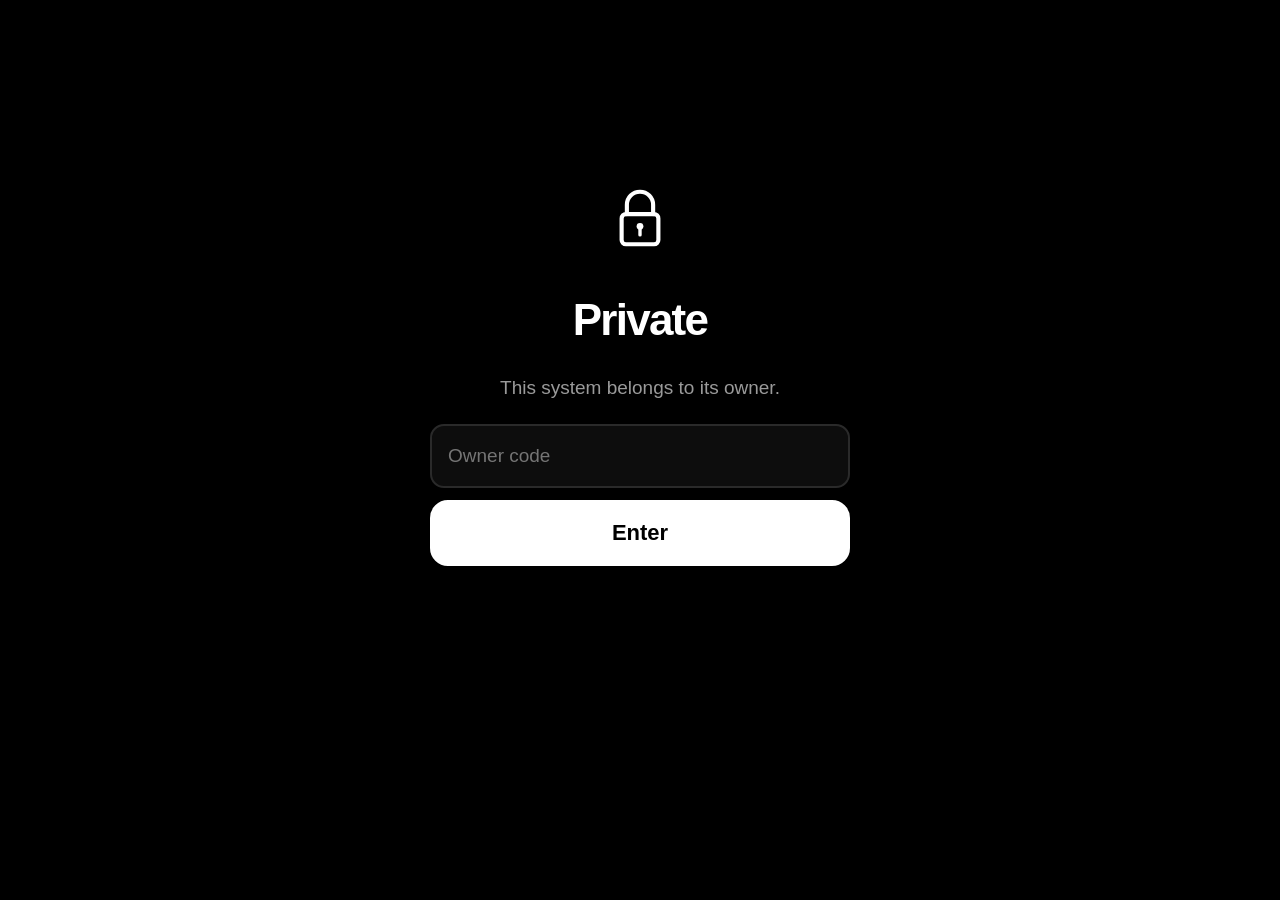
<file: index.html>
<!doctype html>
<html lang="en">
<head>
<meta charset="utf-8">
<title>Ghost + Lock</title>
<meta name="viewport" content="width=device-width, initial-scale=1, viewport-fit=cover">
<meta name="theme-color" content="#000000">
<meta http-equiv="Content-Security-Policy" content="default-src 'none'; script-src 'self'; style-src 'self' 'unsafe-inline'; img-src 'self' data:; connect-src 'self'; base-uri 'none'; form-action 'none'; object-src 'none'">
<meta name="robots" content="noindex, nofollow">
<link rel="stylesheet" href="shared/base.css">
</head>
<body>
<div class="app">

  <!-- GATE: nothing renders past this without the owner code -->
  <div id="gate">
    <div class="center" style="min-height:80vh">
      <svg viewBox="0 0 1024 1024" width="96" height="96" aria-hidden="true"><path d="M372 470 L 372 372 C 372 294, 434 232, 512 232 C 590 232, 652 294, 652 372 L 652 470" fill="none" stroke="#fff" stroke-width="44" stroke-linecap="round"/><rect x="316" y="470" width="392" height="322" rx="46" fill="none" stroke="#fff" stroke-width="44"/><circle cx="512" cy="600" r="36" fill="#fff"/><rect x="494" y="600" width="36" height="110" rx="18" fill="#fff"/></svg>
      <p class="huge" style="margin:0">Private</p>
      <p class="sub">This system belongs to its owner.</p>
      <div style="width:100%;max-width:420px">
        <input type="password" id="code" placeholder="Owner code" autocomplete="off" autocapitalize="characters">
        <button class="btn btn-primary" id="enter" style="justify-content:center">Enter</button>
        <p class="center-note" id="msg"></p>
      </div>
    </div>
  </div>

  <!-- MENU: hidden until the owner code checks out -->
  <div id="menu" hidden>
    <div style="text-align:center;margin:40px 0 10px">
      <p class="huge">Ghost + Lock</p>
      <p class="sub">Two apps. One job: make you hard to find and hard to hit.</p>
    </div>

    <a href="ghost/" style="text-decoration:none">
      <div class="btn"><span class="ico"><svg viewBox="0 0 1024 1024" width="34" height="34" aria-hidden="true"><path d="M512 208 C 372 208, 300 316, 300 452 L 300 792 C 300 812, 322 822, 338 808 L 392 762 C 404 752, 420 752, 432 762 L 486 808 C 498 818, 514 818, 526 808 L 580 762 C 592 752, 608 752, 620 762 L 674 808 C 690 822, 712 812, 712 792 L 712 452 C 712 316, 640 208, 512 208 Z" fill="none" stroke="#fff" stroke-width="44" stroke-linejoin="round"/><circle cx="440" cy="452" r="40" fill="#fff"/><circle cx="584" cy="452" r="40" fill="#fff"/></svg></span>
        <span class="txt">Ghost<br><span class="tiny">Clean up the past — erase your footprint</span></span>
        <span class="arrow">›</span></div>
    </a>

    <a href="lock/" style="text-decoration:none">
      <div class="btn"><span class="ico"><svg viewBox="0 0 1024 1024" width="34" height="34" aria-hidden="true"><path d="M372 470 L 372 372 C 372 294, 434 232, 512 232 C 590 232, 652 294, 652 372 L 652 470" fill="none" stroke="#fff" stroke-width="54" stroke-linecap="round"/><rect x="316" y="470" width="392" height="322" rx="46" fill="none" stroke="#fff" stroke-width="54"/><circle cx="512" cy="600" r="44" fill="#fff"/><rect x="490" y="600" width="44" height="120" rx="22" fill="#fff"/></svg></span>
        <span class="txt">Lock<br><span class="tiny">Protect the present — block what’s coming</span></span>
        <span class="arrow">›</span></div>
    </a>

    <div id="install">
      <div class="hr"></div>
      <div class="card">
        <h3>Put them on your phone &amp; Mac</h3>
        <p><b>iPhone:</b> open Ghost or Lock in Safari → tap the Share button → <b>Add to Home Screen</b>. Do it for each app. Real icon, full screen, works offline.</p>
        <p><b>Mac:</b> open the app in Safari → File menu → <b>Add to Dock</b>.</p>
        <p><b>Important:</b> set up the password <b>inside the installed app</b>, not in the Safari tab — installed apps keep their own separate storage. Each app has its own independent lock: two apps, two vaults, so a problem in one can never touch the other.</p>
      </div>
      <button class="btn btn-outline" id="hideInstall" style="justify-content:center">I’ve installed both — don’t show this again</button>
    </div>
  </div>

</div>

<script src="shared/owner.js"></script>
<script src="gate.js"></script>
</body>
</html>
</file>
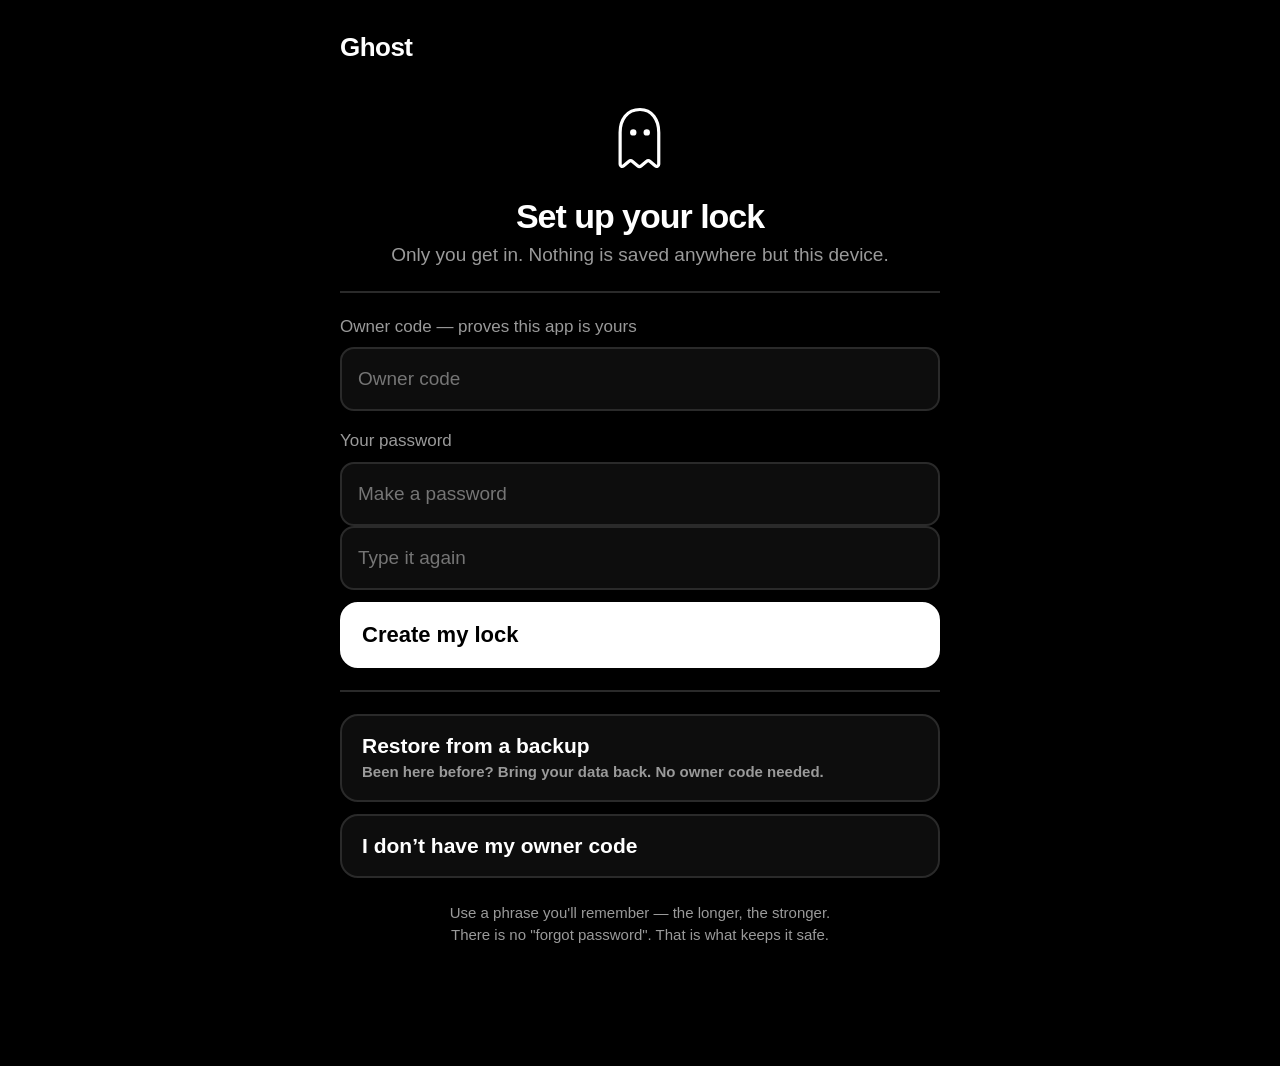
<file: ghost/index.html>
<!doctype html>
<html lang="en">
<head>
<meta charset="utf-8">
<title>Ghost</title>
<meta name="viewport" content="width=device-width, initial-scale=1, viewport-fit=cover, user-scalable=no">
<meta name="theme-color" content="#000000">
<meta http-equiv="Content-Security-Policy" content="default-src 'none'; script-src 'self'; style-src 'self' 'unsafe-inline'; img-src 'self' data:; connect-src 'self' https://gmail.googleapis.com https://oauth2.googleapis.com https://openidconnect.googleapis.com https://api.pwnedpasswords.com; manifest-src 'self'; worker-src 'self'; base-uri 'none'; form-action 'none'; object-src 'none'">
<meta name="robots" content="noindex, nofollow">
<meta name="apple-mobile-web-app-capable" content="yes">
<meta name="apple-mobile-web-app-status-bar-style" content="black-translucent">
<meta name="apple-mobile-web-app-title" content="Ghost">
<link rel="manifest" href="manifest.webmanifest">
<link rel="apple-touch-icon" href="../icons/ghost-180.png">
<link rel="icon" href="../icons/ghost-192.png">
<link rel="stylesheet" href="../shared/base.css">
</head>
<body>
<div class="app" id="root">
  <div class="center">
    <div class="glyph"><svg viewBox="0 0 1024 1024" width="96" height="96" aria-hidden="true"><path d="M512 208 C 372 208, 300 316, 300 452 L 300 792 C 300 812, 322 822, 338 808 L 392 762 C 404 752, 420 752, 432 762 L 486 808 C 498 818, 514 818, 526 808 L 580 762 C 592 752, 608 752, 620 762 L 674 808 C 690 822, 712 812, 712 792 L 712 452 C 712 316, 640 208, 512 208 Z" fill="none" stroke="#fff" stroke-width="34" stroke-linejoin="round"/><circle cx="440" cy="452" r="34" fill="#fff"/><circle cx="584" cy="452" r="34" fill="#fff"/></svg></div>
    <div class="spinner"></div>
  </div>
</div>
<script src="boot.js"></script>
<script src="../shared/owner.js"></script>
<script src="../shared/vault.js"></script>
<script src="../shared/auth.js"></script>
<script src="../shared/ui.js"></script>
<script src="../shared/shell.js"></script>
<script src="../shared/profile.js"></script>
<script src="../shared/data-brokers.js"></script>
<script src="../shared/delete-accounts.js"></script>
<script src="../shared/bigtech.js"></script>
<script src="../shared/tools.js"></script>
<script src="../shared/phish.js"></script>
<script src="../shared/gmail-config.js"></script>
<script src="../shared/gmail.js"></script>
<script src="app.js"></script>
</body>
</html>
</file>
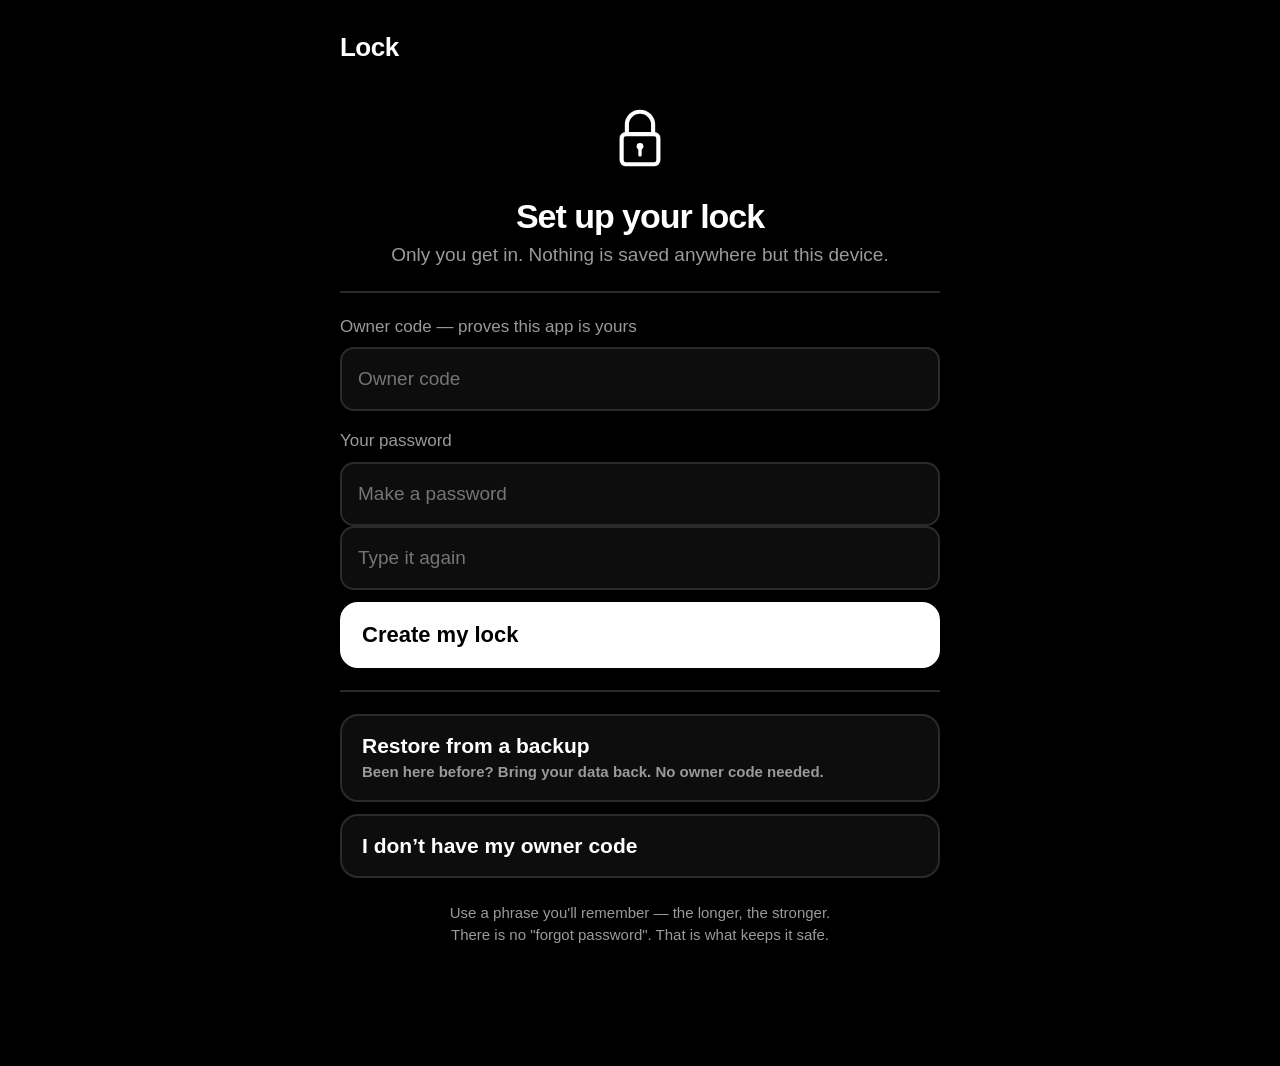
<file: lock/index.html>
<!doctype html>
<html lang="en">
<head>
<meta charset="utf-8">
<title>Lock</title>
<meta name="viewport" content="width=device-width, initial-scale=1, viewport-fit=cover, user-scalable=no">
<meta name="theme-color" content="#000000">
<meta http-equiv="Content-Security-Policy" content="default-src 'none'; script-src 'self'; style-src 'self' 'unsafe-inline'; img-src 'self' data:; connect-src 'self' https://api.pwnedpasswords.com; manifest-src 'self'; worker-src 'self'; base-uri 'none'; form-action 'none'; object-src 'none'">
<meta name="robots" content="noindex, nofollow">
<meta name="apple-mobile-web-app-capable" content="yes">
<meta name="apple-mobile-web-app-status-bar-style" content="black-translucent">
<meta name="apple-mobile-web-app-title" content="Lock">
<link rel="manifest" href="manifest.webmanifest">
<link rel="apple-touch-icon" href="../icons/lock-180.png">
<link rel="icon" href="../icons/lock-192.png">
<link rel="stylesheet" href="../shared/base.css">
</head>
<body>
<div class="app" id="root">
  <div class="center">
    <div class="glyph"><svg viewBox="0 0 1024 1024" width="96" height="96" aria-hidden="true"><path d="M372 470 L 372 372 C 372 294, 434 232, 512 232 C 590 232, 652 294, 652 372 L 652 470" fill="none" stroke="#fff" stroke-width="44" stroke-linecap="round"/><rect x="316" y="470" width="392" height="322" rx="46" fill="none" stroke="#fff" stroke-width="44"/><circle cx="512" cy="600" r="36" fill="#fff"/><rect x="494" y="600" width="36" height="110" rx="18" fill="#fff"/></svg></div>
    <div class="spinner"></div>
  </div>
</div>
<script src="boot.js"></script>
<script src="../shared/owner.js"></script>
<script src="../shared/vault.js"></script>
<script src="../shared/auth.js"></script>
<script src="../shared/ui.js"></script>
<script src="../shared/shell.js"></script>
<script src="../shared/profile.js"></script>
<script src="../shared/tools.js"></script>
<script src="../shared/phish.js"></script>
<script src="app.js"></script>
</body>
</html>
</file>
<file: shared/base.css>
/* Ghost + Lock — shared black & white design system.
   Rule: black and white only. Big text. Big buttons. One thing per screen. */

:root{
  --bg:#000;
  --fg:#fff;
  --dim:#9a9a9a;        /* muted white */
  --line:#2a2a2a;       /* hairline */
  --panel:#0d0d0d;      /* raised black */
  --panel2:#161616;
  --danger:#fff;        /* we don't use color; "danger" shown with words + icons */
  --radius:18px;
  --tap:64px;           /* minimum touch height */
  --pad:20px;
  font-size:18px;
}

*{box-sizing:border-box;-webkit-tap-highlight-color:transparent}
html,body{margin:0;padding:0;background:var(--bg);color:var(--fg)}
body{
  font-family:-apple-system,BlinkMacSystemFont,"SF Pro Text","Segoe UI",Roboto,Helvetica,Arial,sans-serif;
  line-height:1.45;
  -webkit-font-smoothing:antialiased;
  padding:env(safe-area-inset-top) env(safe-area-inset-right) env(safe-area-inset-bottom) env(safe-area-inset-left);
  min-height:100vh;
  overscroll-behavior:none;
}
button{font-family:inherit}
a{color:var(--fg)}

/* ---------- layout ---------- */
/* strict black & white: emoji icons render grayscale everywhere */
.app,.sheet,.sheet-bg,#toast{filter:grayscale(1)}
.app{max-width:640px;margin:0 auto;padding:var(--pad) var(--pad) 96px}
.screen{display:none;animation:fade .18s ease}
.screen.active{display:block}
@keyframes fade{from{opacity:0;transform:translateY(6px)}to{opacity:1;transform:none}}

.center{min-height:88vh;display:flex;flex-direction:column;justify-content:center;align-items:center;text-align:center;gap:22px}

/* ---------- top bar ---------- */
.bar{display:flex;align-items:center;gap:14px;min-height:56px;margin-bottom:8px}
.bar .back{
  background:none;border:none;color:var(--fg);font-size:30px;line-height:1;
  padding:8px 6px;cursor:pointer;min-width:44px;text-align:left
}
.bar h1{font-size:26px;margin:0;font-weight:800;letter-spacing:-.02em}
.bar .switch{
  margin-left:auto;background:transparent;border:2px solid var(--line);color:var(--fg);
  border-radius:999px;padding:8px 16px;font-size:15px;font-weight:700;cursor:pointer;min-height:40px
}
.bar .switch:active{background:var(--panel2)}

/* ---------- type ---------- */
.big{font-size:34px;font-weight:800;letter-spacing:-.03em;margin:0}
.huge{font-size:44px;font-weight:800;letter-spacing:-.04em;margin:0}
.sub{font-size:19px;color:var(--dim);margin:0}
.plain{font-size:19px;margin:14px 0}
.tiny{font-size:15px;color:var(--dim)}
.count{font-variant-numeric:tabular-nums}

/* ---------- big buttons ---------- */
.btn{
  display:flex;align-items:center;gap:16px;width:100%;
  min-height:var(--tap);padding:18px 20px;margin:12px 0;
  font-size:21px;font-weight:700;text-align:left;
  background:var(--panel);color:var(--fg);
  border:2px solid var(--line);border-radius:var(--radius);
  cursor:pointer;transition:transform .06s ease, background .15s ease;
}
.btn:active{transform:scale(.985);background:var(--panel2)}
.btn .ico{font-size:30px;width:38px;text-align:center;flex:none}
.btn .txt{flex:1}
.btn .arrow{color:var(--dim);font-size:26px}
.btn .badge{
  font-size:15px;font-weight:800;background:var(--fg);color:var(--bg);
  border-radius:999px;padding:2px 12px;min-width:30px;text-align:center
}

.btn-primary{background:var(--fg);color:var(--bg);border-color:var(--fg);justify-content:center;font-size:22px}
.btn-primary:active{background:#e6e6e6}
.btn-outline{background:transparent}
.btn-row{display:flex;gap:12px}
.btn-row .btn{margin:12px 0}

/* ---------- cards / list items ---------- */
.card{
  background:var(--panel);border:2px solid var(--line);border-radius:var(--radius);
  padding:18px;margin:14px 0;
}
.card h3{margin:0 0 6px;font-size:20px}
.card p{margin:6px 0;color:var(--dim);font-size:17px}

.item{
  display:flex;align-items:center;gap:14px;
  background:var(--panel);border:2px solid var(--line);border-radius:16px;
  padding:16px;margin:10px 0;color:var(--fg);font-family:inherit;font-size:inherit;
}
.item .grow{flex:1;min-width:0}
.item .grow b{font-size:19px;font-weight:700;display:block;overflow:hidden;text-overflow:ellipsis;white-space:nowrap}
.item .grow small{color:var(--dim);font-size:15px}

/* status dot: outline = to do, half = pending, filled = done */
.dot{width:22px;height:22px;border-radius:50%;border:2px solid var(--fg);flex:none;position:relative}
.dot.pending::after{content:"";position:absolute;inset:3px;border-radius:50%;
  background:linear-gradient(90deg,var(--fg) 50%,transparent 50%)}
.dot.done{background:var(--fg)}
.dot.done::after{content:"✓";position:absolute;inset:0;color:var(--bg);font-size:14px;font-weight:900;display:flex;align-items:center;justify-content:center}

/* ---------- inputs ---------- */
label{display:block;font-size:17px;color:var(--dim);margin:18px 0 8px}
input[type=text],input[type=password],input[type=email],input[type=tel],textarea,select{
  width:100%;min-height:var(--tap);padding:16px;font-size:19px;
  background:var(--panel);color:var(--fg);
  border:2px solid var(--line);border-radius:14px;outline:none;
}
input:focus,textarea:focus{border-color:var(--fg)}
textarea{min-height:120px;line-height:1.4;resize:vertical}

/* ---------- misc ---------- */
.hr{height:2px;background:var(--line);border:0;margin:22px 0}
.pill{display:inline-block;border:2px solid var(--line);border-radius:999px;padding:4px 12px;font-size:14px;color:var(--dim);margin:4px 6px 0 0}
.center-note{text-align:center;color:var(--dim);font-size:15px;margin:24px 0}
.spinner{width:34px;height:34px;border:3px solid var(--line);border-top-color:var(--fg);border-radius:50%;animation:spin .8s linear infinite;margin:0 auto}
@keyframes spin{to{transform:rotate(360deg)}}

/* toast */
#toast{
  position:fixed;left:50%;bottom:26px;transform:translateX(-50%) translateY(140%);
  background:var(--fg);color:var(--bg);font-weight:700;font-size:17px;
  padding:14px 20px;border-radius:14px;max-width:90vw;text-align:center;
  transition:transform .25s ease;z-index:100;box-shadow:0 8px 30px rgba(255,255,255,.12)
}
#toast.show{transform:translateX(-50%) translateY(0)}

/* big glyph */
.glyph{font-size:84px;line-height:1}
.glyph svg{display:block;margin:0 auto}
.mono{font-family:ui-monospace,SFMono-Regular,Menlo,monospace}

/* sheet (bottom modal) */
.sheet-bg{position:fixed;inset:0;background:rgba(0,0,0,.7);display:none;z-index:90}
.sheet-bg.show{display:block}
.sheet{
  position:fixed;left:0;right:0;bottom:0;z-index:91;
  background:var(--panel);border-top:2px solid var(--line);
  border-radius:24px 24px 0 0;padding:22px 22px calc(22px + env(safe-area-inset-bottom));
  max-width:640px;margin:0 auto;transform:translateY(110%);transition:transform .25s ease;
  max-height:88vh;overflow:auto
}
.sheet.show{transform:none}
.sheet h2{margin:2px 0 10px;font-size:24px}
</file>
